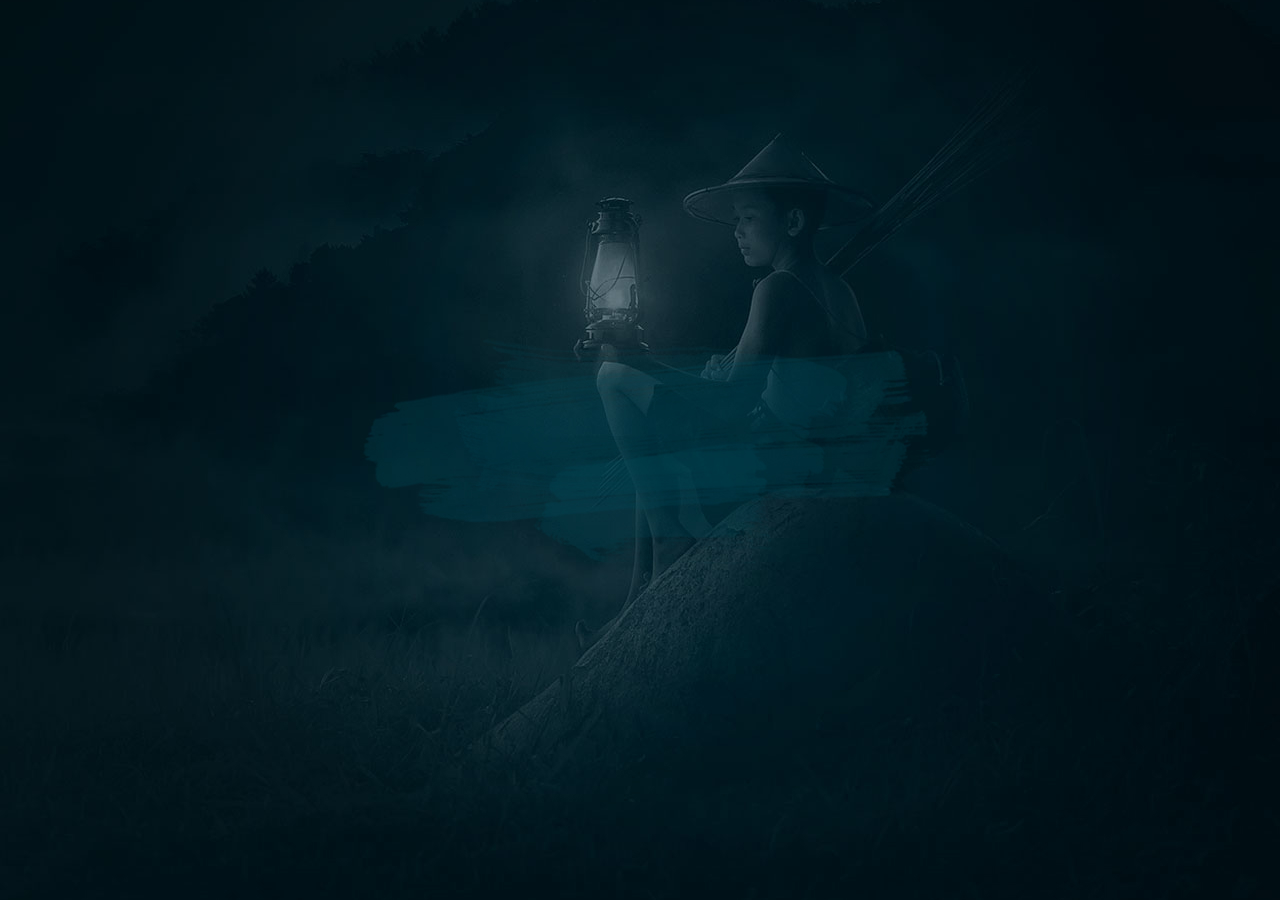
<file: index.html>
<!DOCTYPE html>
<html lang="ru">

<head>
  <meta charset="UTF-8" />
  <meta name="viewport" content="width=device-width, initial-scale=1.0" />
  <title>Air Asia. Авиакампания</title>
  <link rel="preconnect" href="https://fonts.googleapis.com" />
  <link rel="preconnect" href="https://fonts.gstatic.com" crossorigin />
  <link href="https://fonts.googleapis.com/css2?family=Open+Sans:wght@300;400;500;700&display=swap" rel="stylesheet" />
  <link rel="stylesheet" href="./style/normalize.css" />
  <link rel="stylesheet" href="./style/main.css" />
</head>

<body>
  <div class="welcome">
    <div class="welcome__container">
        <div class="welcome__content">
          <img src="./img/logo_hello.png" alt="airasia logo" class="welcome__logo">
          <span class="welcome__text">Открой для себя Азию</span>
          <a href="./main.html" class="button welcome__button">Войти</a>

      </div>
    </div>
  </div>
</body>

</html>
</file>
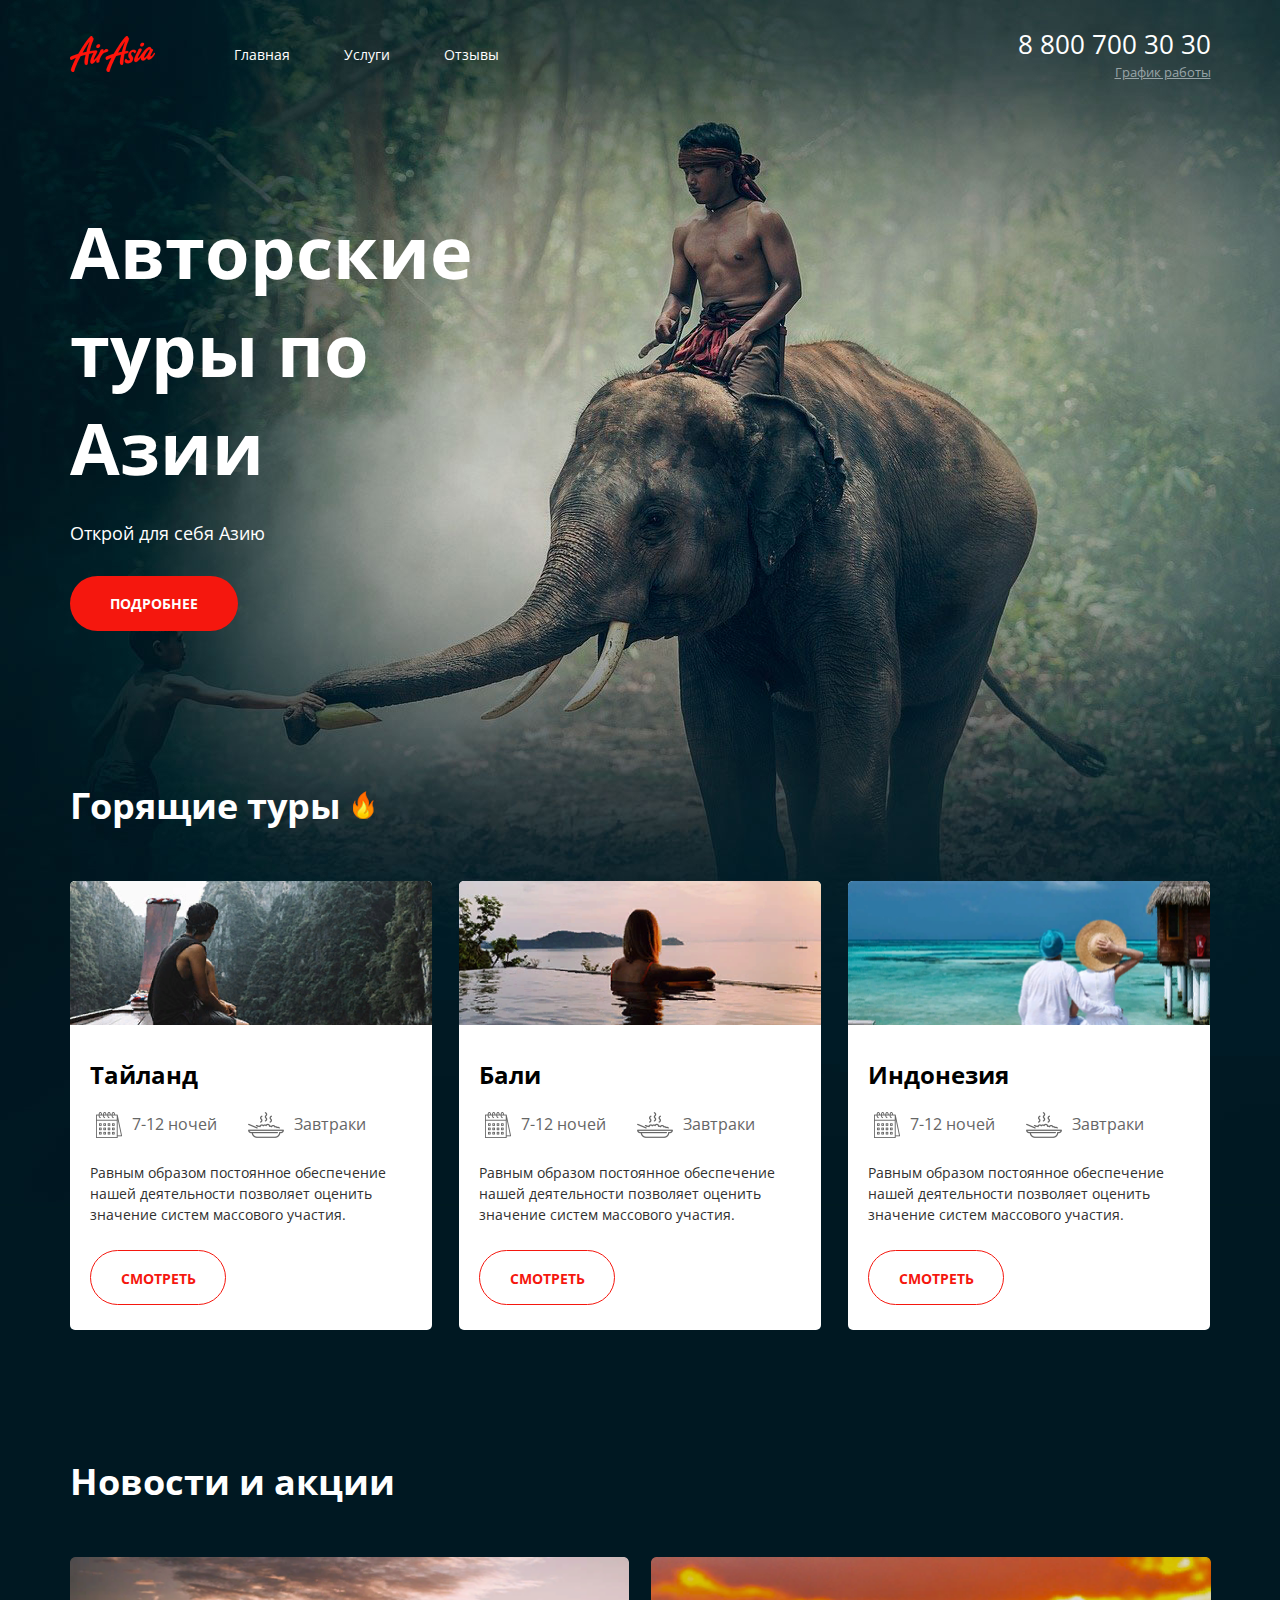
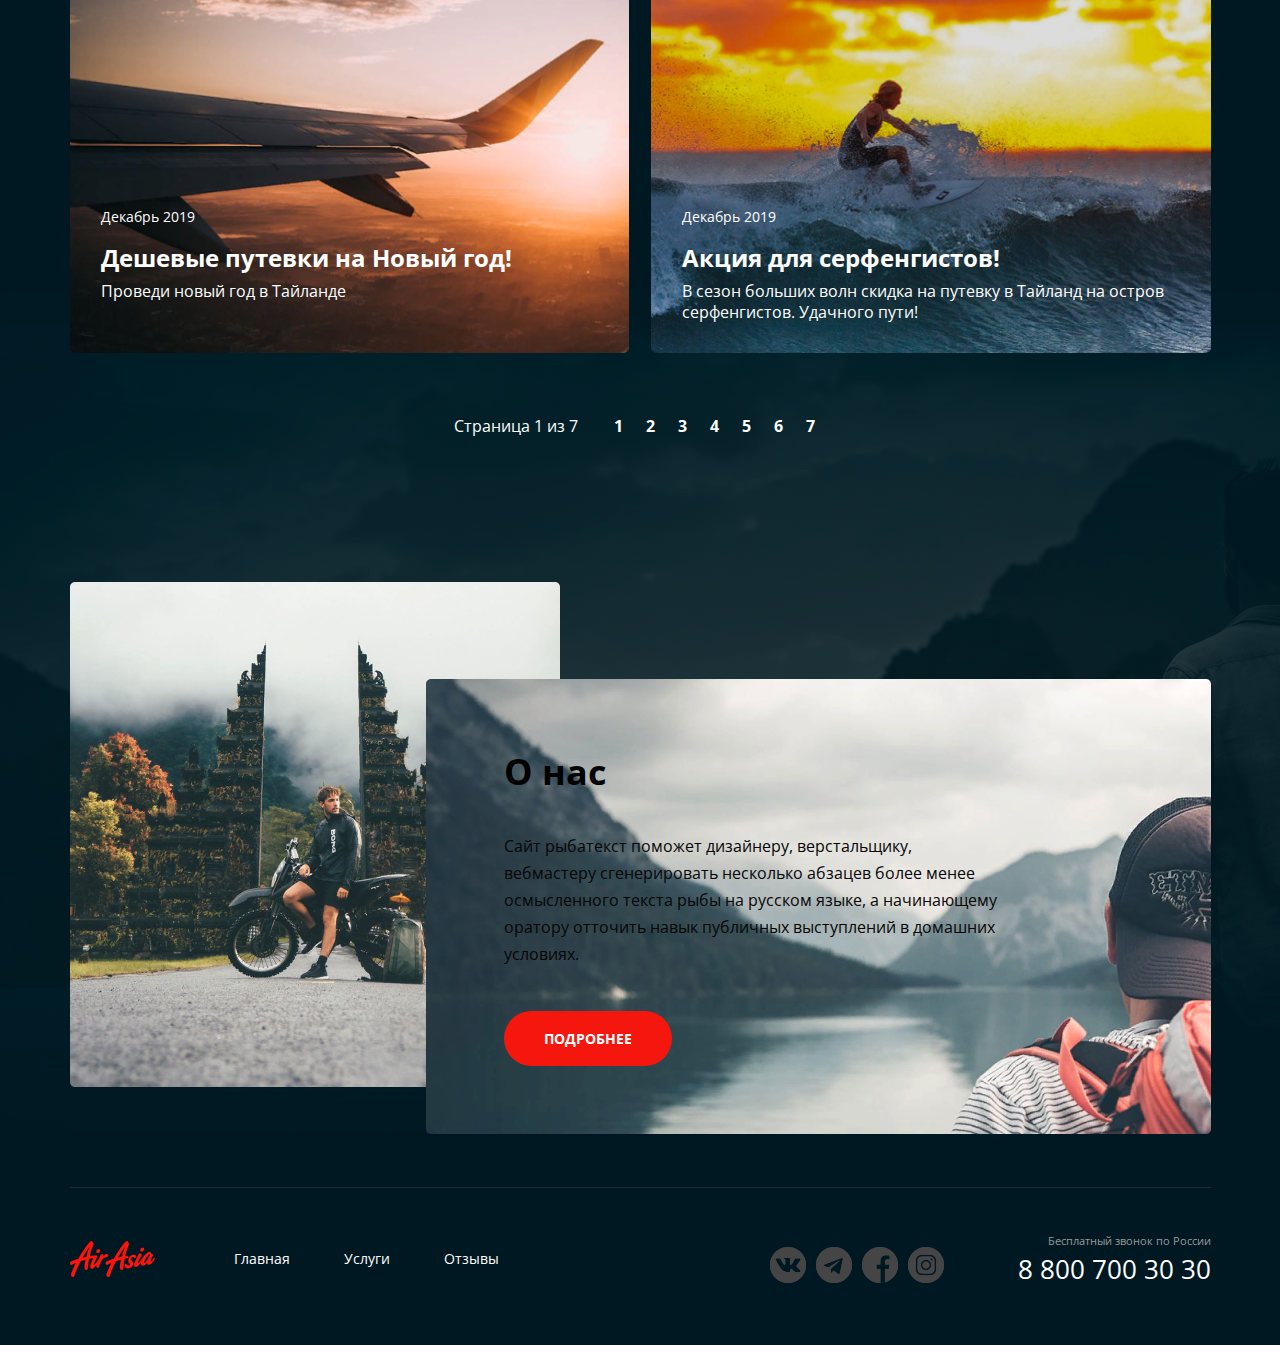
<file: draft.html>
<!DOCTYPE html>
<html lang="ru">

<head>
    <meta charset="UTF-8" />
    <meta name="viewport" content="width=device-width, initial-scale=1.0" />
    <title>Air Asia. Авиакампания</title>
    <link rel="preconnect" href="https://fonts.googleapis.com" />
    <link rel="preconnect" href="https://fonts.gstatic.com" crossorigin />
    <link href="https://fonts.googleapis.com/css2?family=Open+Sans:wght@300;400;500;700&display=swap"
        rel="stylesheet" />
    <link rel="stylesheet" href="./style/normalize.css" />
    <link rel="stylesheet" href="./style/main.css" />
</head>

<body>
    <div class="wrapper wrapper--main">
        <div class="wrapper__content">
            <header class="header">
                <div class="container header__container">
                    <div class="header__col">
                        <a href="./" class="logo">
                            <img src="./img/logo.png" alt="логотип" class="logo__img" />
                        </a>
                        <nav class="menu">
                            <ul class="menu__list">
                                <li class="menu__item">
                                    <a href="./" class="menu__link">Главная</a>
                                </li>
                                <li class="menu__item">
                                    <a href="./services.html" class="menu__link">Услуги</a>
                                </li>
                                <li class="menu__item">
                                    <a href="./reviews.html" class="menu__link">Отзывы</a>
                                </li>
                            </ul>
                        </nav>
                    </div>
                    <div class="header__col header__col--align--right">
                        <div class="contacts">
                            <a href="tel:+78007003030" class="contacts__phone">8 800 700 30 30</a>
                            <div class="contacts__info">График работы</div>
                        </div>
                    </div>
                </div>
            </header>
            <main class="maincontent">
                <section class="hello">
                    <div class="container hello__container">
                        <h1 class="hello__title">Авторские туры по Азии</h1>
                        <div class="hello__text">Открой для себя Азию</div>
                        <a href="#" class="button">Подробнее</a>
                    </div>
                </section>
                <section class="offers">
                    <div class="container">
                        <h2 class="title title--fire">Горящие туры</h2>
                        <ul class="offers__list">
                            <li class="offers__item">
                                <img src="./img/river.png" alt="Тайланд" class="offers__img" />
                                <div class="offers__content">
                                    <div class="offers__title">Тайланд</div>
                                    <ul class="offers__features">
                                        <li class="offers__feature">
                                            <img src="./img/calendar.png" alt="Календарь" class="offers__feature-img" />
                                            <div class="offers__feature-text">7-12 ночей</div>
                                        </li>
                                        <li class="offers__feature">
                                            <img src="./img/meal.png" alt="Завтраки"
                                                class="offers__feature-img offers__feature-img--meal" />
                                            <div class="offers__feature-text">Завтраки</div>
                                        </li>
                                    </ul>
                                    <div class="offers__text">
                                        Равным образом постоянное обеспечение нашей деятельности
                                        позволяет оценить значение систем массового участия.
                                    </div>
                                    <a href="#" class="button button--offers">Смотреть</a>
                                </div>
                            </li>
                            <li class="offers__item">
                                <img src="./img/pool.png" alt="Бали" class="offers__img" />
                                <div class="offers__content">
                                    <div class="offers__title">Бали</div>
                                    <ul class="offers__features">
                                        <li class="offers__feature">
                                            <img src="./img/calendar.png" alt="Календарь" class="offers__feature-img" />
                                            <div class="offers__feature-text">7-12 ночей</div>
                                        </li>
                                        <li class="offers__feature">
                                            <img src="./img/meal.png" alt="Завтраки"
                                                class="offers__feature-img offers__feature-img--meal" />
                                            <div class="offers__feature-text">Завтраки</div>
                                        </li>
                                    </ul>
                                    <div class="offers__text">
                                        Равным образом постоянное обеспечение нашей деятельности
                                        позволяет оценить значение систем массового участия.
                                    </div>
                                    <a href="#" class="button button--offers">Смотреть</a>
                                </div>
                            </li>
                            <li class="offers__item">
                                <img src="./img/ocean.png" alt="Индонезия" class="offers__img" />
                                <div class="offers__content">
                                    <div class="offers__title">Индонезия</div>
                                    <ul class="offers__features">
                                        <li class="offers__feature">
                                            <img src="./img/calendar.png" alt="Календарь" class="offers__feature-img" />
                                            <div class="offers__feature-text">7-12 ночей</div>
                                        </li>
                                        <li class="offers__feature">
                                            <img src="./img/meal.png" alt="Завтраки"
                                                class="offers__feature-img offers__feature-img--meal" />
                                            <div class="offers__feature-text">Завтраки</div>
                                        </li>
                                    </ul>
                                    <div class="offers__text">
                                        Равным образом постоянное обеспечение нашей деятельности
                                        позволяет оценить значение систем массового участия.
                                    </div>
                                    <a href="#" class="button button--offers">Смотреть</a>
                                </div>
                            </li>
                        </ul>
                    </div>
                </section>
                <section class="news">
                    <div class="container">
                        <h2 class="title">Новости и акции</h2>
                        <ul class="news__list">
                            <li class="news__item">
                                <img src="./img/plain.png" alt="Дешевые путевки на Новый год" class="news__img" />
                                <div class="news__content">
                                    <div class="news__date">Декабрь 2019</div>
                                    <div class="news__title">Дешевые путевки на Новый год!</div>
                                    <div class="news__text">Проведи новый год в Тайланде</div>
                                </div>
                            </li>
                            <li class="news__item">
                                <img src="./img/Surfer.png" alt="Акция для серфенгистов" class="news__img" />
                                <div class="news__content">
                                    <div class="news__date">Декабрь 2019</div>
                                    <div class="news__title">Акция для серфенгистов!</div>
                                    <div class="news__text">
                                        В сезон больших волн скидка на путевку в Тайланд на остров
                                        серфенгистов. Удачного пути!
                                    </div>
                                </div>
                            </li>
                        </ul>
                        <div class="paginator">
                            <div class="paginator__display">Страница 1 из 7</div>
                            <ul class="paginator__list">
                                <li class="paginator__item paginator__item--active">
                                    <a href="#" class="paginator__link">1</a>
                                </li>
                                <li class="paginator__item">
                                    <a href="#" class="paginator__link">2</a>
                                </li>
                                <li class="paginator__item">
                                    <a href="#" class="paginator__link">3</a>
                                </li>
                                <li class="paginator__item">
                                    <a href="#" class="paginator__link">4</a>
                                </li>
                                <li class="paginator__item">
                                    <a href="#" class="paginator__link">5</a>
                                </li>
                                <li class="paginator__item">
                                    <a href="#" class="paginator__link">6</a>
                                </li>
                                <li class="paginator__item">
                                    <a href="#" class="paginator__link">7</a>
                                </li>
                            </ul>
                        </div>
                    </div>
                </section>
                <section class="about">
                    <div class="container about__container">
                        <img src="./img/gates.png" alt="О нас" class="about__img" />
                        <div class="about__info">
                            <h2 class="title title--dark">О нас</h2>
                            <p class="about__text">
                                Сайт рыбатекст поможет дизайнеру, верстальщику, вебмастеру
                                сгенерировать несколько абзацев более менее осмысленного
                                текста рыбы на русском языке, а начинающему оратору отточить
                                навык публичных выступлений в домашних условиях.
                            </p>
                            <a href="#" class="button">Подробнее</a>
                        </div>
                    </div>
                </section>
            </main>
        </div>
        <div class="footer">
            <div class="container footer-container">
                <div class="footer__col">
                    <a href="./" class="logo">
                        <img src="./img/logo.png" alt="Логотип" class="logo__img" />
                    </a>
                    <nav class="menu menu--footer">
                        <ul class="menu__list">
                            <li class="menu__item">
                                <a href="./" class="menu__link">Главная</a>
                            </li>
                            <li class="menu__item">
                                <a href="./services.html" class="menu__link">Услуги</a>
                            </li>
                            <li class="menu__item">
                                <a href="./reviews.html" class="menu__link">Отзывы</a>
                            </li>
                        </ul>
                    </nav>
                </div>
                <div class="footer__col footer__col--align--right">
                    <ul class="socials">
                        <li class="socials__item">
                            <a href="#" class="socials__link socials__link-vk"> </a>
                        </li>
                        <li class="socials__item">
                            <a href="#" class="socials__link socials__link-tg"> </a>
                        </li>
                        <li class="socials__item ">
                            <a href="#" class="socials__link socials__link-fb"> </a>
                        </li>
                        <li class="socials__item">
                            <a href="#" class="socials__link socials__link-inst"> </a>
                        </li>
                    </ul>
                    <div class="contacts">
                        <div class="contacts__freecall">Бесплатный звонок по России</div>
                        <a href="tel:+78007003030" class="contacts__phone">8 800 700 30 30</a>
                    </div>
                </div>
            </div>
        </div>
    </div>
</body>

</html>
</file>
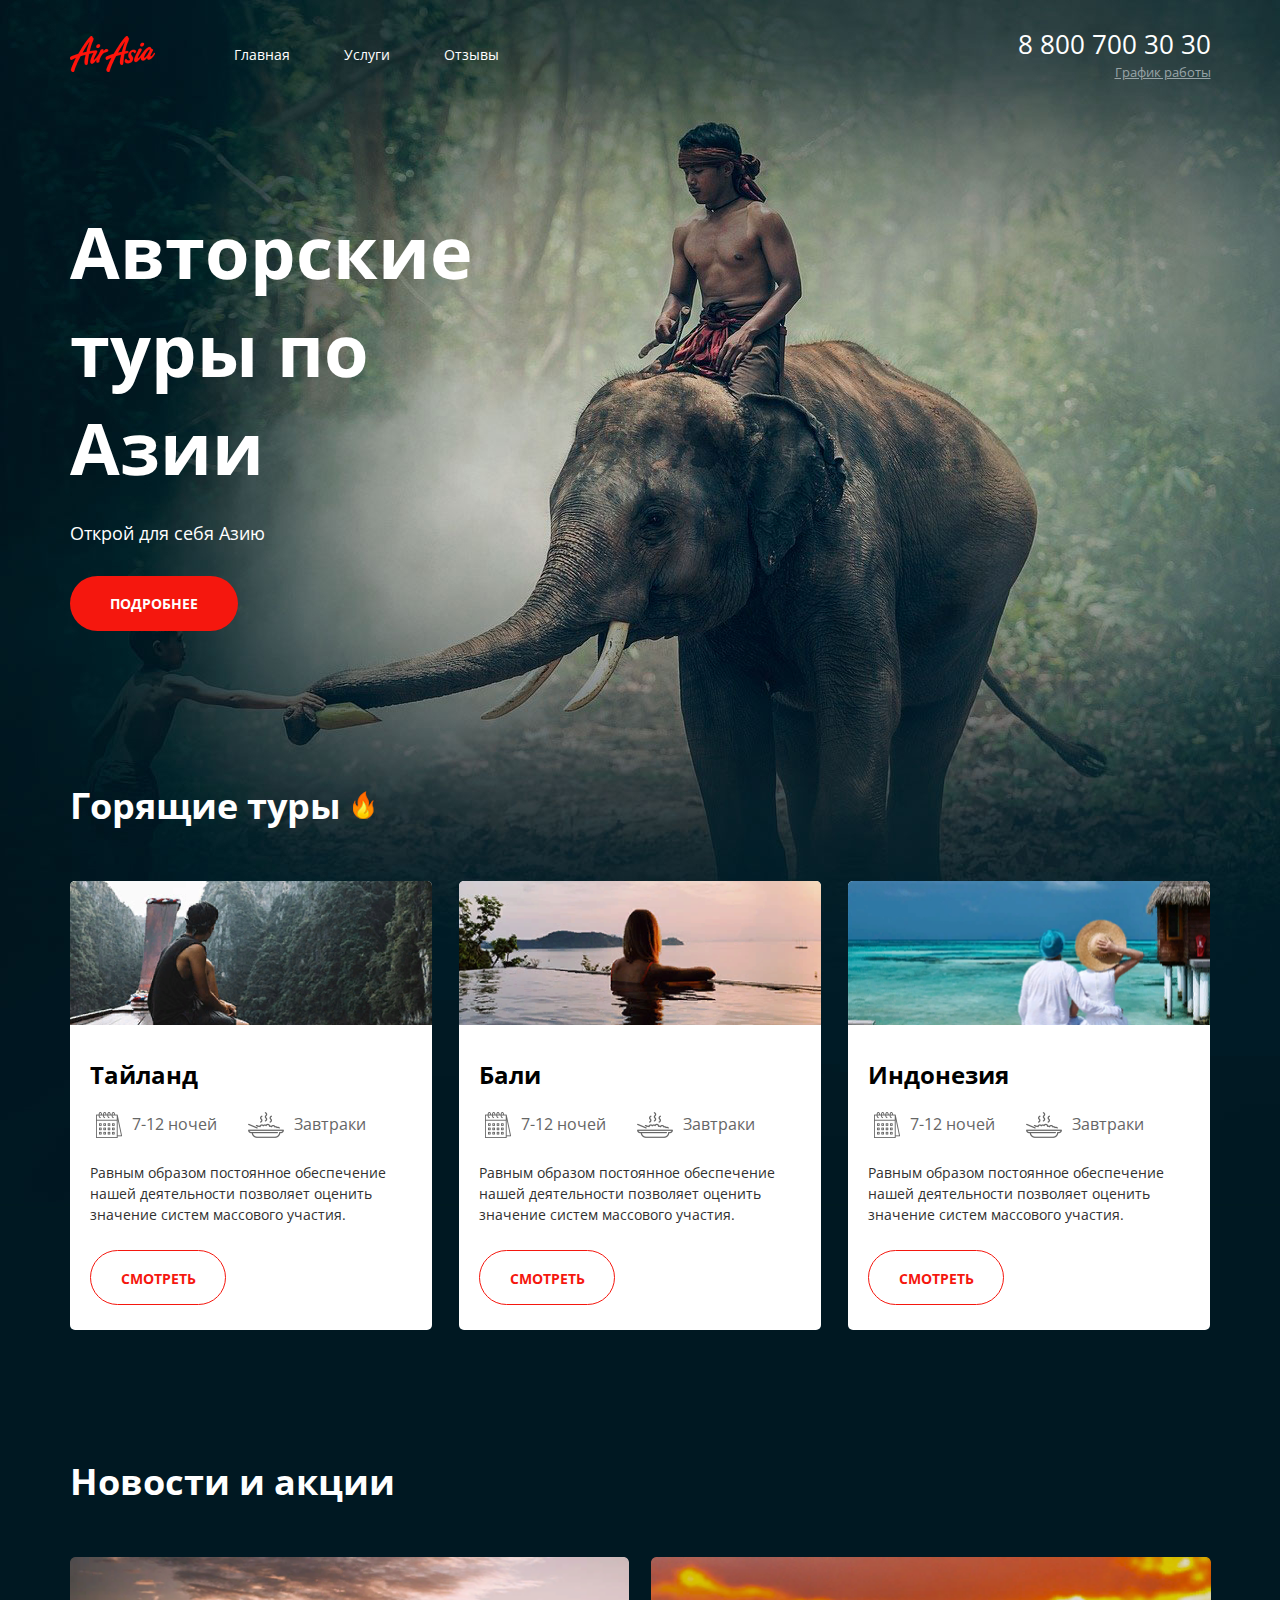
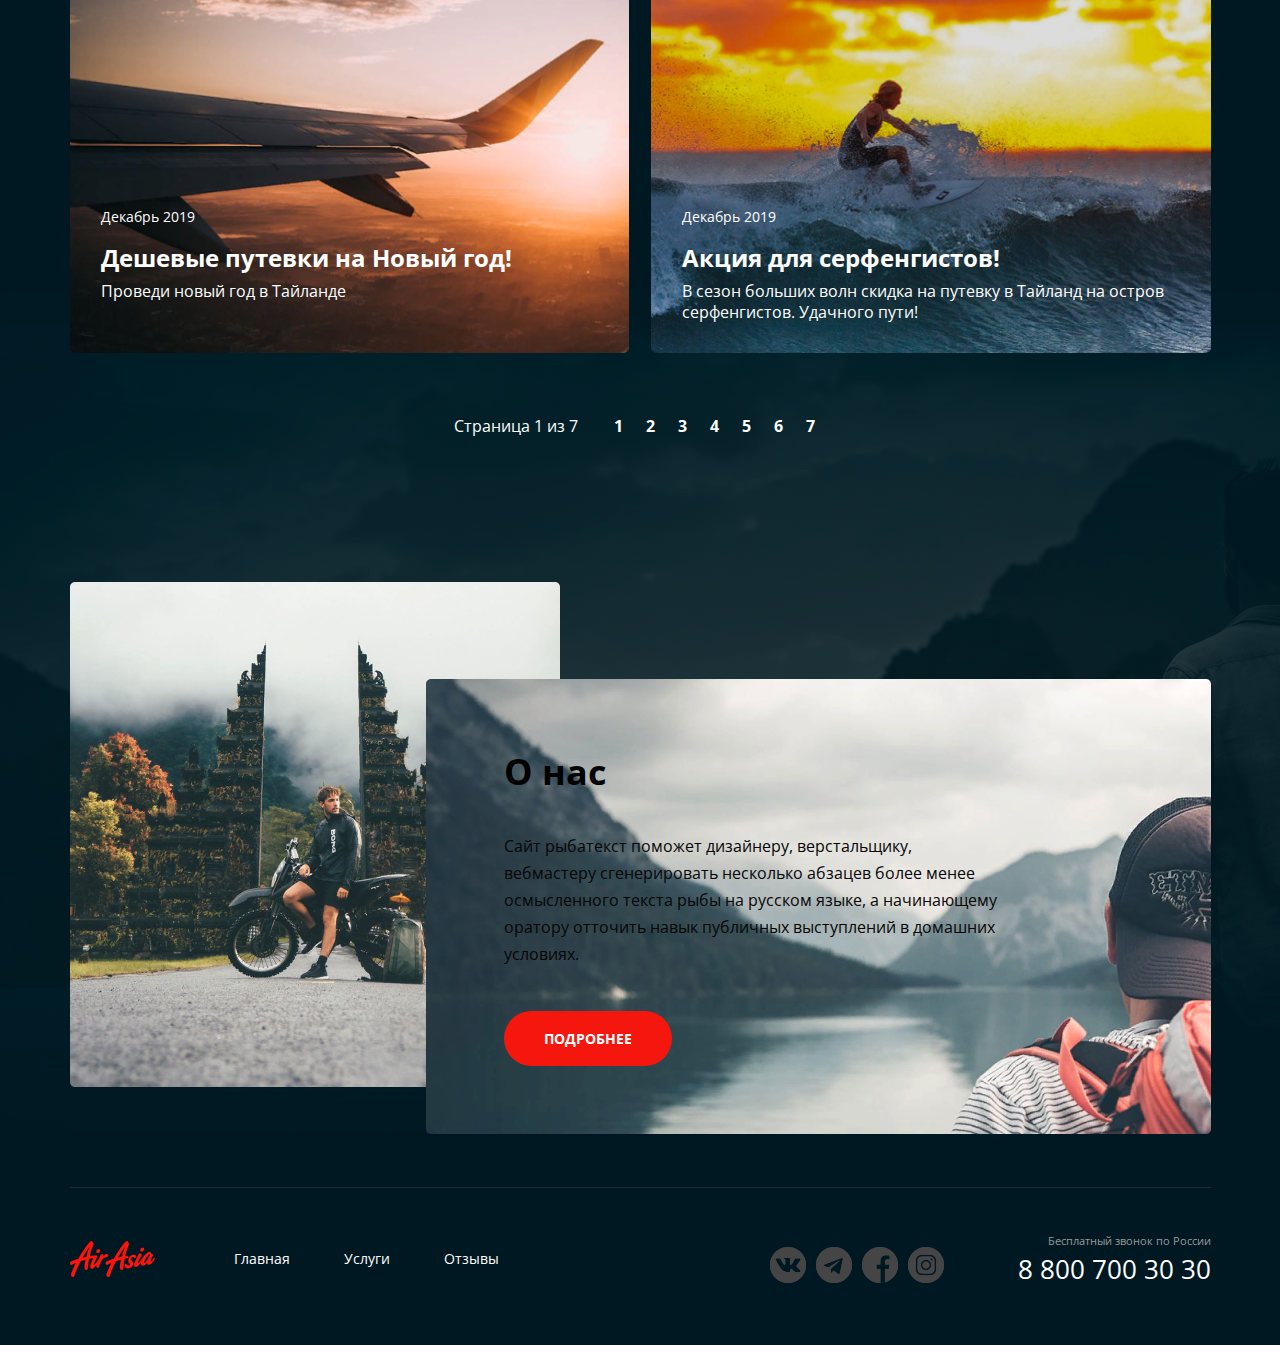
<file: main.html>
<!DOCTYPE html>
<html lang="ru">

<head>
  <meta charset="UTF-8" />
  <meta name="viewport" content="width=device-width, initial-scale=1.0" />
  <title>Air Asia. Авиакампания</title>
  <link rel="preconnect" href="https://fonts.googleapis.com" />
  <link rel="preconnect" href="https://fonts.gstatic.com" crossorigin />
  <link href="https://fonts.googleapis.com/css2?family=Open+Sans:wght@300;400;500;700&display=swap" rel="stylesheet" />
  <link rel="stylesheet" href="./style/normalize.css" />
  <link rel="stylesheet" href="./style/main.css" />
</head>

<body>
  <div class="wrapper wrapper--main">
    <div class="wrapper__content">
      <header class="header">
        <div class="container header__container">
          <div class="header__col">
            <a href="./main.html" class="logo">
              <img src="./img/logo.png" alt="логотип" class="logo__img" />
            </a>
            <nav class="menu">
              <ul class="menu__list">
                <li class="menu__item">
                  <a href="./main.html" class="menu__link">Главная</a>
                </li>
                <li class="menu__item">
                  <a href="./services.html" class="menu__link">Услуги</a>
                </li>
                <li class="menu__item">
                  <a href="./reviews.html" class="menu__link">Отзывы</a>
                </li>
              </ul>
            </nav>
          </div>
          <div class="header__col header__col--align--right">
            <div class="contacts">
              <a href="tel:+78007003030" class="contacts__phone">8 800 700 30 30</a>
              <div class="contacts__info contacts__info-dropdown">
                <div class="contacts__info-schedule">График работы</div>
                <div class="dropdown__workhours">
                  <div class="dropdown__workhours-triangle"></div>
                  <span class="workhours">пн-вс: 09:00 - 20:00</span>
                  <span class="breakhours">Обед: 14:00-14:30</span>
                </div>
              </div>
            </div>
          </div>
        </div>
      </header>
      <main class="maincontent">
        <section class="hello">
          <div class="container hello__container">
            <h1 class="hello__title">Авторские туры по Азии</h1>
            <div class="hello__text">Открой для себя Азию</div>
            <a href="#" class="button">Подробнее</a>
          </div>
        </section>
        <section class="offers">
          <div class="container">
            <h2 class="title title--fire">Горящие туры</h2>
            <ul class="offers__list">
              <li class="offers__item">
                <img src="./img/river.png" alt="Тайланд" class="offers__img" />
                <div class="offers__content">
                  <div class="offers__title">Тайланд</div>
                  <ul class="offers__features">
                    <li class="offers__feature">
                      <img src="./img/calendar.png" alt="Календарь" class="offers__feature-img" />
                      <div class="offers__feature-text">7-12 ночей</div>
                    </li>
                    <li class="offers__feature">
                      <img src="./img/meal.png" alt="Завтраки" class="offers__feature-img offers__feature-img--meal" />
                      <div class="offers__feature-text">Завтраки</div>
                    </li>
                  </ul>
                  <div class="offers__text">
                    Равным образом постоянное обеспечение нашей деятельности
                    позволяет оценить значение систем массового участия.
                  </div>
                  <a href="#" class="button button--offers">Смотреть</a>
                </div>
              </li>
              <li class="offers__item">
                <img src="./img/pool.png" alt="Бали" class="offers__img" />
                <div class="offers__content">
                  <div class="offers__title">Бали</div>
                  <ul class="offers__features">
                    <li class="offers__feature">
                      <img src="./img/calendar.png" alt="Календарь" class="offers__feature-img" />
                      <div class="offers__feature-text">7-12 ночей</div>
                    </li>
                    <li class="offers__feature">
                      <img src="./img/meal.png" alt="Завтраки" class="offers__feature-img offers__feature-img--meal" />
                      <div class="offers__feature-text">Завтраки</div>
                    </li>
                  </ul>
                  <div class="offers__text">
                    Равным образом постоянное обеспечение нашей деятельности
                    позволяет оценить значение систем массового участия.
                  </div>
                  <a href="#" class="button button--offers">Смотреть</a>
                </div>
              </li>
              <li class="offers__item">
                <img src="./img/ocean.png" alt="Индонезия" class="offers__img" />
                <div class="offers__content">
                  <div class="offers__title">Индонезия</div>
                  <ul class="offers__features">
                    <li class="offers__feature">
                      <img src="./img/calendar.png" alt="Календарь" class="offers__feature-img" />
                      <div class="offers__feature-text">7-12 ночей</div>
                    </li>
                    <li class="offers__feature">
                      <img src="./img/meal.png" alt="Завтраки" class="offers__feature-img offers__feature-img--meal" />
                      <div class="offers__feature-text">Завтраки</div>
                    </li>
                  </ul>
                  <div class="offers__text">
                    Равным образом постоянное обеспечение нашей деятельности
                    позволяет оценить значение систем массового участия.
                  </div>
                  <a href="#" class="button button--offers">Смотреть</a>
                </div>
              </li>
            </ul>
          </div>
        </section>
        <section class="news">
          <div class="container">
            <h2 class="title">Новости и акции</h2>
            <ul class="news__list">
              <li class="news__item">
                <img src="./img/plain.png" alt="Дешевые путевки на Новый год" class="news__img" />
                <div class="news__content">
                  <div class="news__date">Декабрь 2019</div>
                  <div class="news__title">Дешевые путевки на Новый год!</div>
                  <div class="news__text">Проведи новый год в Тайланде</div>
                </div>
              </li>
              <li class="news__item">
                <img src="./img/Surfer.png" alt="Акция для серфенгистов" class="news__img" />
                <div class="news__content">
                  <div class="news__date">Декабрь 2019</div>
                  <div class="news__title">Акция для серфенгистов!</div>
                  <div class="news__text">
                    В сезон больших волн скидка на путевку в Тайланд на остров
                    серфенгистов. Удачного пути!
                  </div>
                </div>
              </li>
            </ul>
            <div class="paginator">
              <div class="paginator__display">Страница 1 из 7</div>
              <ul class="paginator__list">
                <li class="paginator__item">
                  <a href="#" class="paginator__link">1</a>
                </li>
                <li class="paginator__item">
                  <a href="#" class="paginator__link">2</a>
                </li>
                <li class="paginator__item">
                  <a href="#" class="paginator__link">3</a>
                </li>
                <li class="paginator__item">
                  <a href="#" class="paginator__link">4</a>
                </li>
                <li class="paginator__item">
                  <a href="#" class="paginator__link">5</a>
                </li>
                <li class="paginator__item">
                  <a href="#" class="paginator__link">6</a>
                </li>
                <li class="paginator__item">
                  <a href="#" class="paginator__link">7</a>
                </li>
              </ul>
            </div>
          </div>
        </section>
        <section class="about">
          <div class="container about__container">
            <img src="./img/gates.png" alt="О нас" class="about__img" />
            <div class="about__info">
              <h2 class="title title--dark">О нас</h2>
              <p class="about__text">
                Сайт рыбатекст поможет дизайнеру, верстальщику, вебмастеру
                сгенерировать несколько абзацев более менее осмысленного
                текста рыбы на русском языке, а начинающему оратору отточить
                навык публичных выступлений в домашних условиях.
              </p>
              <a href="#" class="button">Подробнее</a>
            </div>
          </div>
        </section>
      </main>
    </div>
    <div class="footer">
      <div class="container footer-container">
        <div class="footer__col">
          <a href="./main.html" class="logo">
            <img src="./img/logo.png" alt="Логотип" class="logo__img" />
          </a>
          <nav class="menu menu--footer">
            <ul class="menu__list">
              <li class="menu__item">
                <a href="./main.html" class="menu__link">Главная</a>
              </li>
              <li class="menu__item">
                <a href="./services.html" class="menu__link">Услуги</a>
              </li>
              <li class="menu__item">
                <a href="./reviews.html" class="menu__link">Отзывы</a>
              </li>
            </ul>
          </nav>
        </div>
        <div class="footer__col footer__col--align--right">
          <ul class="socials">
            <li class="socials__item">
              <a href="#" class="socials__link socials__link-vk"> </a>
            </li>
            <li class="socials__item">
              <a href="#" class="socials__link socials__link-tg"> </a>
            </li>
            <li class="socials__item ">
              <a href="#" class="socials__link socials__link-fb"> </a>
            </li>
            <li class="socials__item">
              <a href="#" class="socials__link socials__link-inst"> </a>
            </li>
          </ul>
          <div class="contacts">
            <div class="contacts__freecall">Бесплатный звонок по России</div>
            <a href="tel:+78007003030" class="contacts__phone">8 800 700 30 30</a>
          </div>
        </div>
      </div>
    </div>
  </div>
</body>

</html>
</file>
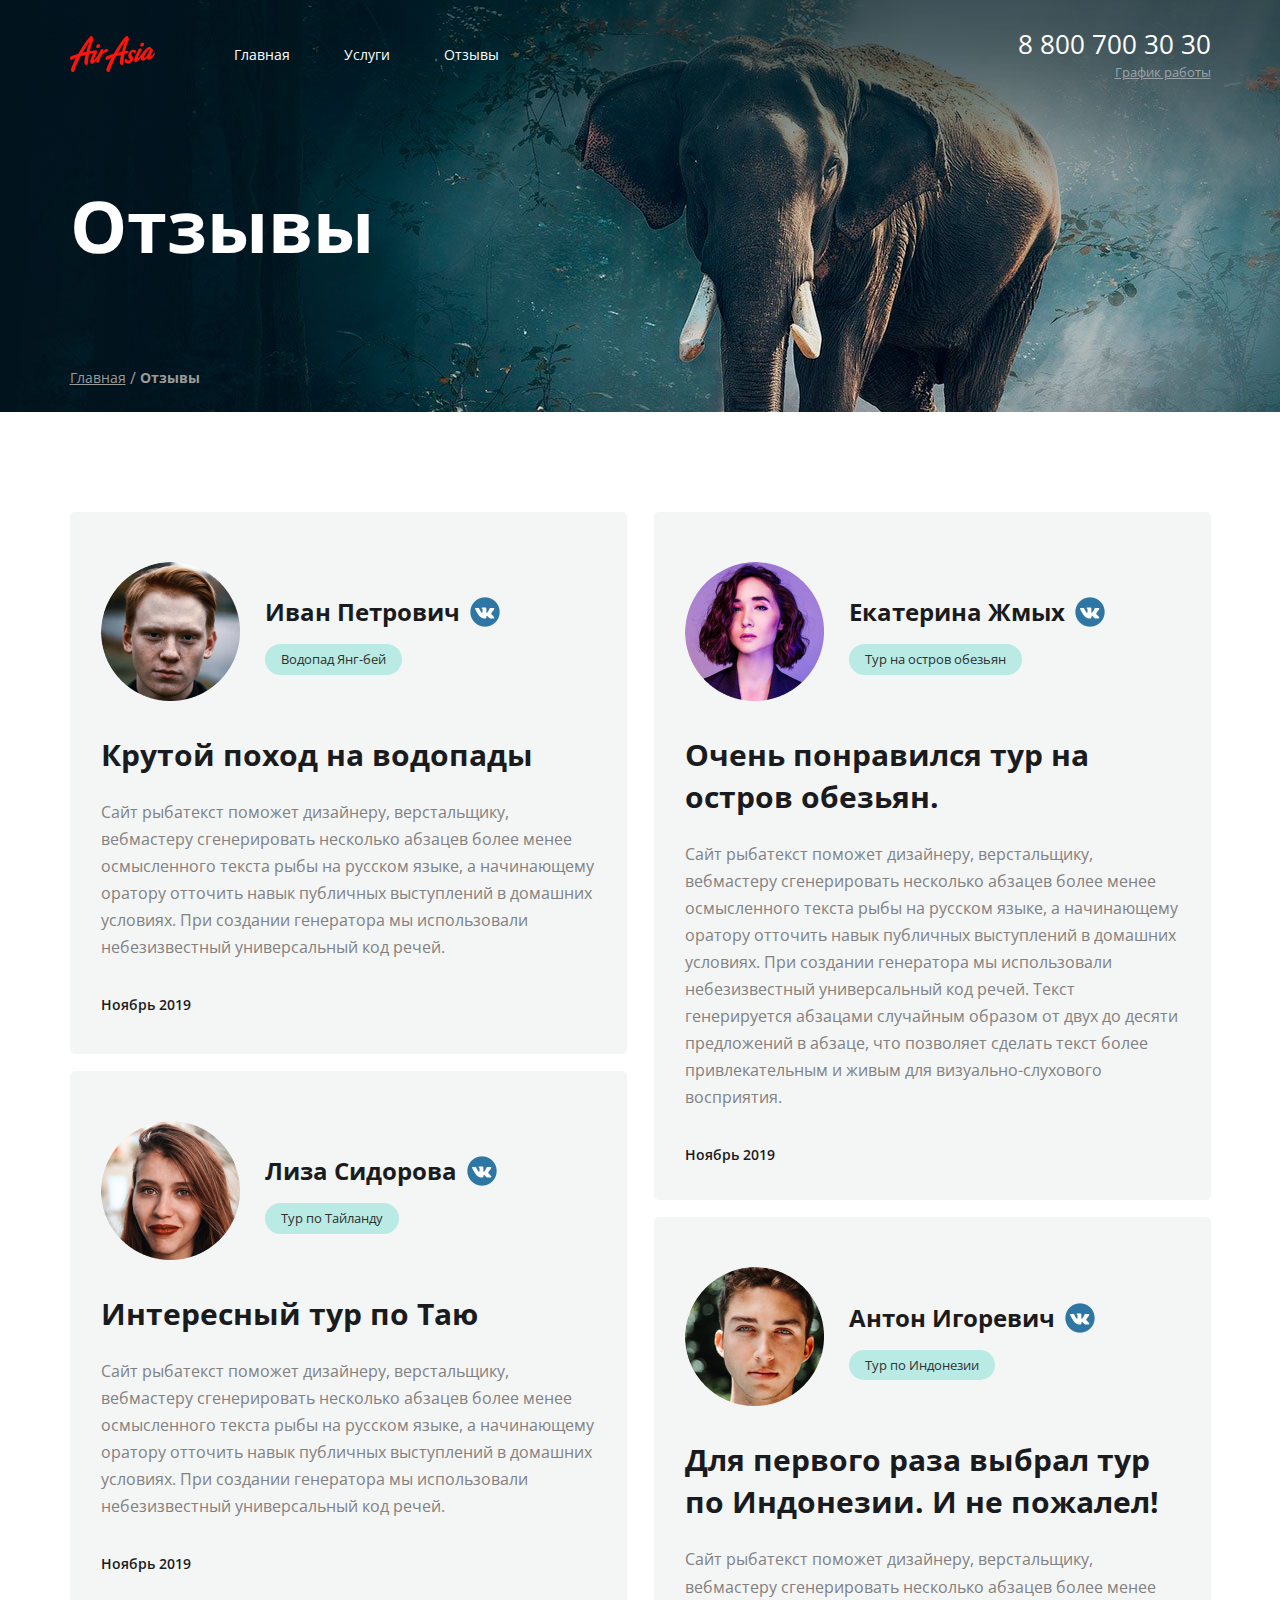
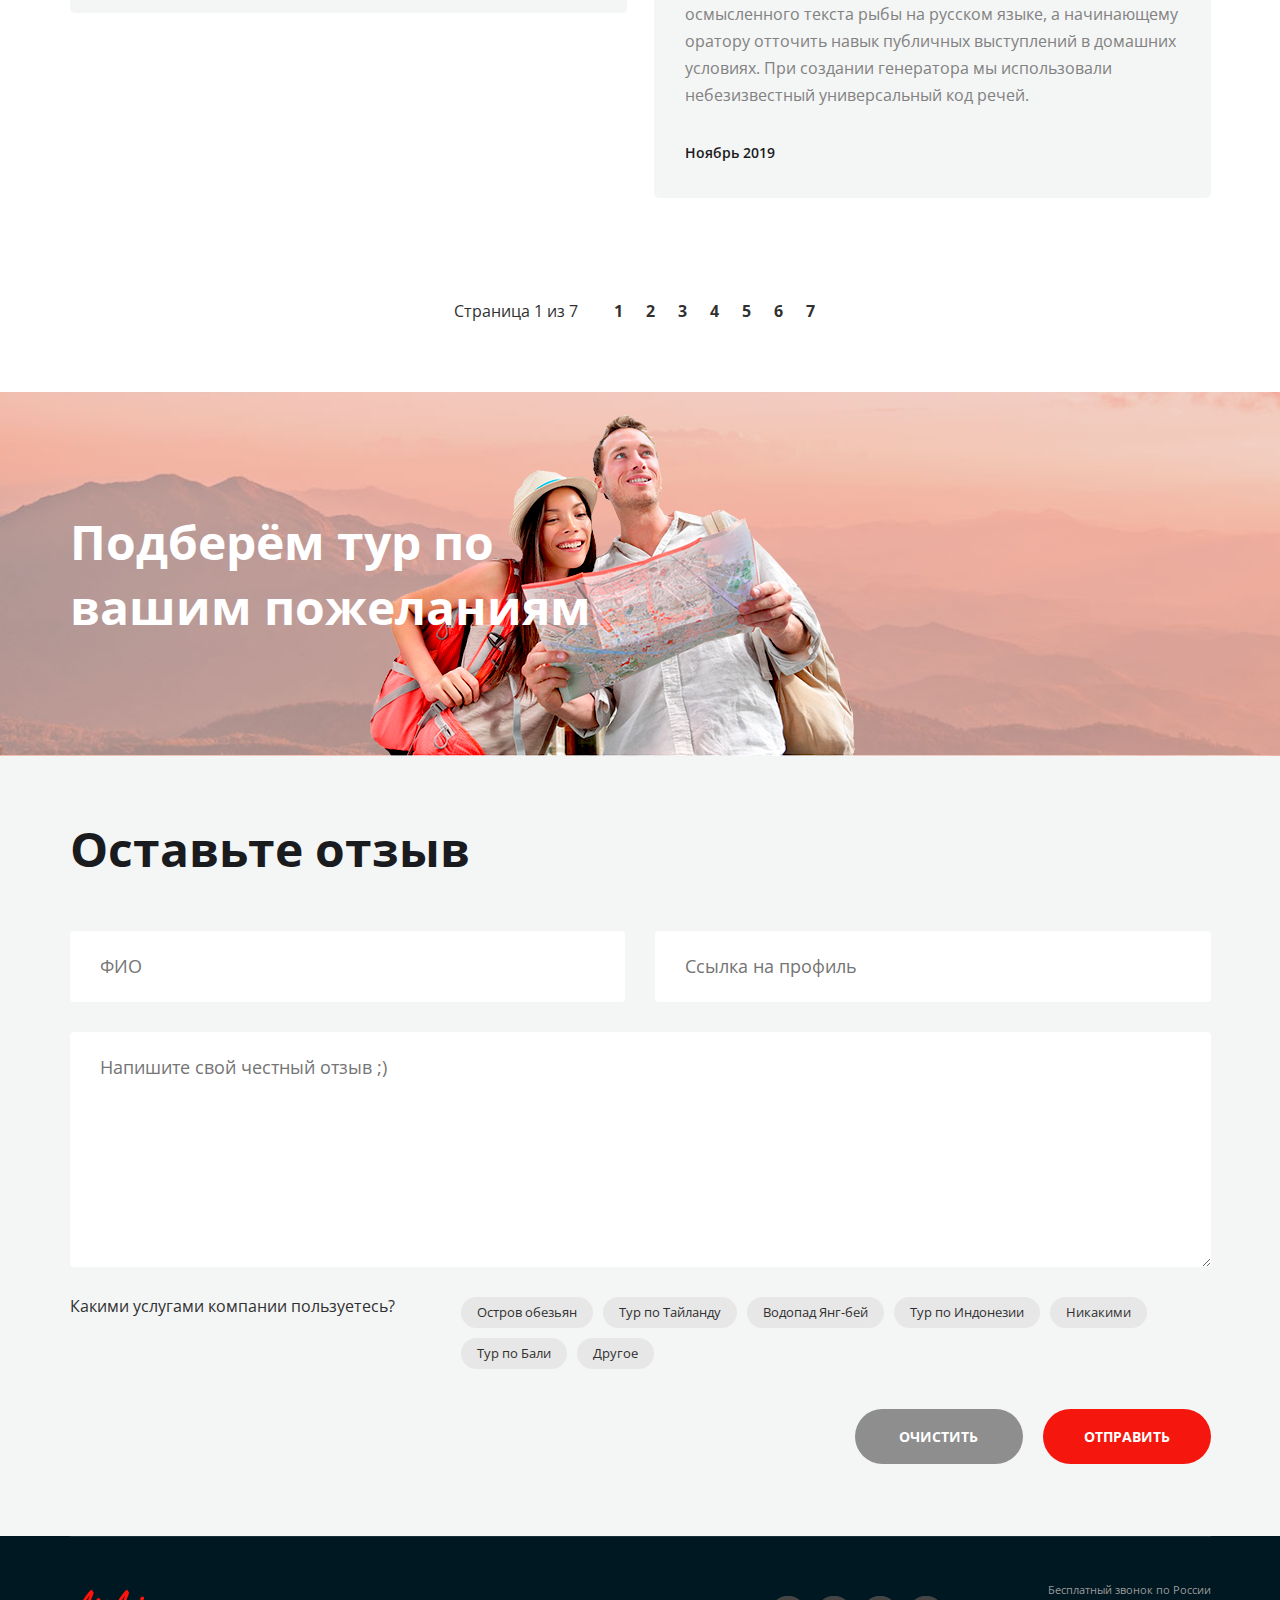
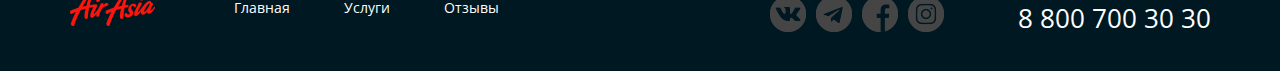
<file: reviews.html>
<!DOCTYPE html>
<html lang="ru">

<head>
  <meta charset="UTF-8" />
  <meta name="viewport" content="width=device-width, initial-scale=1.0" />
  <title>Air Asia. Отзывы</title>
  <link rel="preconnect" href="https://fonts.googleapis.com" />
  <link rel="preconnect" href="https://fonts.gstatic.com" crossorigin />
  <link rel="stylesheet" href="./style/main.css" />
  <link rel="stylesheet" href="./style/normalize.css" />
  <link href="https://fonts.googleapis.com/css2?family=Open+Sans:wght@300;400;500;700&display=swap" rel="stylesheet" />
</head>

<body>
  <div class="wrapper wrapper__content--pages">
    <section class="top-line">
      <div class="container container--top-line">
        <header class="header header__top-line">
          <div class="container header__container">
            <div class="header__col">
              <a href="./main.html" class="logo">
                <img src="./img/logo.png" alt="логотип" class="logo__img" />
              </a>
              <nav class="menu">
                <ul class="menu__list">
                  <li class="menu__item">
                    <a href="./main.html" class="menu__link">Главная</a>
                  </li>
                  <li class="menu__item">
                    <a href="./services.html" class="menu__link">Услуги</a>
                  </li>
                  <li class="menu__item">
                    <a href="./reviews.html" class="menu__link">Отзывы</a>
                  </li>
                </ul>
              </nav>
            </div>
            <div class="header__col header__col--align--right">
              <div class="contacts">
                <a href="tel:+78007003030" class="contacts__phone">8 800 700 30 30</a>
                <div class="contacts__info contacts__info-dropdown">
                  <div class="contacts__info-schedule">График работы</div>
                  <div class="dropdown__workhours">
                    <div class="dropdown__workhours-triangle"></div>
                    <span class="workhours">пн-вс: 09:00 - 20:00</span>
                    <span class="breakhours">Обед: 14:00-14:30</span>
                  </div>
                </div>
              </div>
            </div>
          </div>
        </header>
        <h1 class="pages__title">Отзывы</h1>
        <nav class="breadcrumbs">
          <ul class="breadcrumbs__list">
            <li class="breadcrumbs__item">
              <a href="./main.html" class="breadcrumbs__link">Главная</a>
            </li>
            <li class="breadcrumbs__item breadcrumbs__item--active">
              <a href="./reviews.html" class="breadcrumbs__link">Отзывы</a>
            </li>
          </ul>
        </nav>
      </div>
    </section>
    <main class="maincontent maincontent--pages">
      <section class="rewiews">
        <div class="container">
          <div class="flex">
            <ul class="reviews__list">
              <li class="reviews__item review">
                <div class="reviews__header">
                  <div class="reviews__photo">
                    <div class="avatar">
                      <img src="./img/ivan.png" alt="user" class="avatar__img">
                    </div>
                  </div>
                  <div class="reviews__userdata">
                    <a href="" class="reviews_user">Иван Петрович</a>
                    <ul class="reviews__tags">
                      <li class="reviews__tag-item tag tag--bg--blue">Водопад Янг-бей</li>
                    </ul>
                  </div>
                </div>
                <div class="reviews__content">
                  <h3 class="reviews__title">Крутой поход на водопады</h3>
                  <div class="reviews__content-text">Сайт рыбатекст поможет дизайнеру, верстальщику, вебмастеру
                    сгенерировать несколько абзацев более менее осмысленного текста рыбы на русском языке, а начинающему
                    оратору отточить навык публичных выступлений в домашних условиях. При создании генератора мы
                    использовали небезизвестный универсальный код речей.
                  </div>
                  <div class="reviews__date">Ноябрь 2019</div>
                </div>
              </li>
              <li class="reviews__item review">
                <div class="reviews__header">
                  <div class="reviews__photo">
                    <div class="avatar">
                      <img src="./img/liza.png" alt="user" class="avatar__img">
                    </div>
                  </div>
                  <div class="reviews__userdata">
                    <a href="" class="reviews_user">Лиза Сидорова</a>
                    <ul class="reviews__tags">
                      <li class="reviews__tag-item tag tag--bg--blue">Тур по Тайланду</li>
                    </ul>
                  </div>
                </div>
                <div class="reviews__content">
                  <h3 class="reviews__title">Интересный тур по Таю</h3>
                  <div class="reviews__content-text">Сайт рыбатекст поможет дизайнеру, верстальщику, вебмастеру
                    сгенерировать несколько абзацев более менее осмысленного текста рыбы на русском языке, а начинающему
                    оратору отточить навык публичных выступлений в домашних условиях. При создании генератора мы
                    использовали небезизвестный универсальный код речей. </div>
                  <div class="reviews__date">Ноябрь 2019</div>
                </div>
              </li>
            </ul>
            <ul class="reviews__list">
              <li class="reviews__item review">
                <div class="reviews__header">
                  <div class="reviews__photo">
                    <div class="avatar">
                      <img src="./img/ekaterina.png" alt="user" class="avatar__img">
                    </div>
                  </div>
                  <div class="reviews__userdata">
                    <a href="" class="reviews_user">Екатерина Жмых</a>
                    <ul class="reviews__tags">
                      <li class="reviews__tag-item tag tag--bg--blue">Тур на остров обезьян</li>
                    </ul>
                  </div>
                </div>
                <div class="reviews__content">
                  <h3 class="reviews__title">Очень понравился тур на остров обезьян.</h3>
                  <div class="reviews__content-text">Сайт рыбатекст поможет дизайнеру, верстальщику, вебмастеру
                    сгенерировать несколько абзацев более менее осмысленного текста рыбы на русском языке, а начинающему
                    оратору отточить навык публичных выступлений в домашних условиях. При создании генератора мы
                    использовали небезизвестный универсальный код речей. Текст генерируется абзацами случайным образом
                    от двух до десяти предложений в абзаце, что позволяет сделать текст более привлекательным и живым
                    для визуально-слухового восприятия.</div>
                  <div class="reviews__date">Ноябрь 2019</div>
                </div>
              </li>
              <li class="reviews__item review">
                <div class="reviews__header">
                  <div class="reviews__photo">
                    <div class="avatar">
                      <img src="./img/anton.png" alt="user" class="avatar__img">
                    </div>
                  </div>
                  <div class="reviews__userdata">
                    <a href="" class="reviews_user">Антон Игоревич</a>
                    <ul class="reviews__tags">
                      <li class="reviews__tag-item tag tag--bg--blue">Тур по Индонезии</li>
                    </ul>
                  </div>
                </div>
                <div class="reviews__content">
                  <h3 class="reviews__title">Для первого раза выбрал тур по Индонезии. И не пожалел!</h3>
                  <div class="reviews__content-text">Сайт рыбатекст поможет дизайнеру, верстальщику, вебмастеру
                    сгенерировать несколько абзацев более менее осмысленного текста рыбы на русском языке, а начинающему
                    оратору отточить навык публичных выступлений в домашних условиях. При создании генератора мы
                    использовали небезизвестный универсальный код речей.</div>
                  <div class="reviews__date">Ноябрь 2019</div>
                </div>
              </li>
            </ul>
          </div>
          <div class="paginator">
            <div class="paginator__display">Страница 1 из 7</div>
            <ul class="paginator__list">
              <li class="paginator__item paginator__item__pages">
                <a href="#" class="paginator__link">1</a>
              </li>
              <li class="paginator__item paginator__item__pages">
                <a href="#" class="paginator__link">2</a>
              </li>
              <li class="paginator__item paginator__item__pages">
                <a href="#" class="paginator__link">3</a>
              </li>
              <li class="paginator__item paginator__item__pages">
                <a href="#" class="paginator__link">4</a>
              </li>
              <li class="paginator__item paginator__item__pages">
                <a href="#" class="paginator__link">5</a>
              </li>
              <li class="paginator__item paginator__item__pages">
                <a href="#" class="paginator__link">6</a>
              </li>
              <li class="paginator__item paginator__item__pages">
                <a href="#" class="paginator__link">7</a>
              </li>
            </ul>
          </div>
      </section>
      <section class="banner">
        <div class="container">
        <h2 class="banner__title">Подберём тур по вашим пожеланиям</h2>
        <img src="./img/couple.png" alt="Couple" class="banner__img">
        </div>
      </section>
      <section class="review-form">
        <div class="container">
          <h2 class="review-form__title">Оставьте отзыв</h2>
          <form class="review-form">
            <div class="review-form__row">
              <input type="text" placeholder="ФИО" class="review-form__input">
              <input type="text" placeholder="Ссылка на профиль" class="review-form__input">
            </div>
            <div class="review-form__row">
              <textarea class="review-form__input review-form__input--textarea" placeholder="Напишите свой честный отзыв ;)"></textarea>
            </div>
            <div class="form__tags">
            <div class="form__tags-title">Какими услугами компании пользуетесь?</div>
            <ul class="form__tags-list">
              <li class="form__tags-item">
                <label class="form__tags-elem">
                  <input type="checkbox" class="form__tags-checkbox">
                <div class="tag  form__tags-tag">Остров обезьян</div>
              </label>
              </li>
              <li class="form__tags-item">
                <label class="form__tags-elem">
                  <input type="checkbox" class="form__tags-checkbox">
                <div class="tag form__tags-tag">Тур по Тайланду</div>
              </label>
              </li>
              <li class="form__tags-item">
                <label class="form__tags-elem">
                  <input type="checkbox" class="form__tags-checkbox">
                <div class="tag form__tags-tag">Водопад Янг-бей</div>
              </label>
              </li>
              <li class="form__tags-item">
                <label class="form__tags-elem">
                  <input type="checkbox" class="form__tags-checkbox">
                <div class="tag form__tags-tag">Тур по Индонезии</div>
              </label>
              </li>
              <li class="form__tags-item">
                <label class="form__tags-elem">
                  <input type="checkbox" class="form__tags-checkbox">
                <div class="tag form__tags-tag">Никакими</div>
              </label>
              </li>
              <li class="form__tags-item">
                <label class="form__tags-elem">
                  <input type="checkbox" class="form__tags-checkbox">
                <div class="tag form__tags-tag">Тур по Бали</div>
              </label>
              </li>
              <li class="form__tags-item">
                <label class="form__tags-elem">
                  <input type="checkbox" class="form__tags-checkbox">
                <div class="tag form__tags-tag">Другое</div>
              </label>
              </li>
            </ul>
          </div>
          <div class="review-form__btn">
            <button type="reset" class="button reviews__button reviews__button--grey">Очистить</button>
            <button type="submit" class="button reviews__button">Отправить</button>
          </div>
          </form>
        </div>
      </section>
    </main>
    <div class="footer footer--pages">
      <div class="container footer-container">
        <div class="footer__col">
          <a href="./main.html" class="logo">
            <img src="./img/logo.png" alt="Логотип" class="logo__img" />
          </a>
          <nav class="menu menu--footer">
            <ul class="menu__list">
              <li class="menu__item">
                <a href="./main.html" class="menu__link">Главная</a>
              </li>
              <li class="menu__item">
                <a href="./services.html" class="menu__link">Услуги</a>
              </li>
              <li class="menu__item">
                <a href="./reviews.html" class="menu__link">Отзывы</a>
              </li>
            </ul>
          </nav>
        </div>
        <div class="footer__col footer__col--align--right">
          <ul class="socials">
            <li class="socials__item">
              <a href="#" class="socials__link socials__link-vk"> </a>
            </li>
            <li class="socials__item">
              <a href="#" class="socials__link socials__link-tg"> </a>
            </li>
            <li class="socials__item ">
              <a href="#" class="socials__link socials__link-fb"> </a>
            </li>
            <li class="socials__item">
              <a href="#" class="socials__link socials__link-inst"> </a>
            </li>
          </ul>
          <div class="contacts">
            <div class="contacts__freecall">Бесплатный звонок по России</div>
            <a href="tel:+78007003030" class="contacts__phone">8 800 700 30 30</a>
          </div>
        </div>
      </div>
    </div>
  </div>
</body>

</html>
</file>
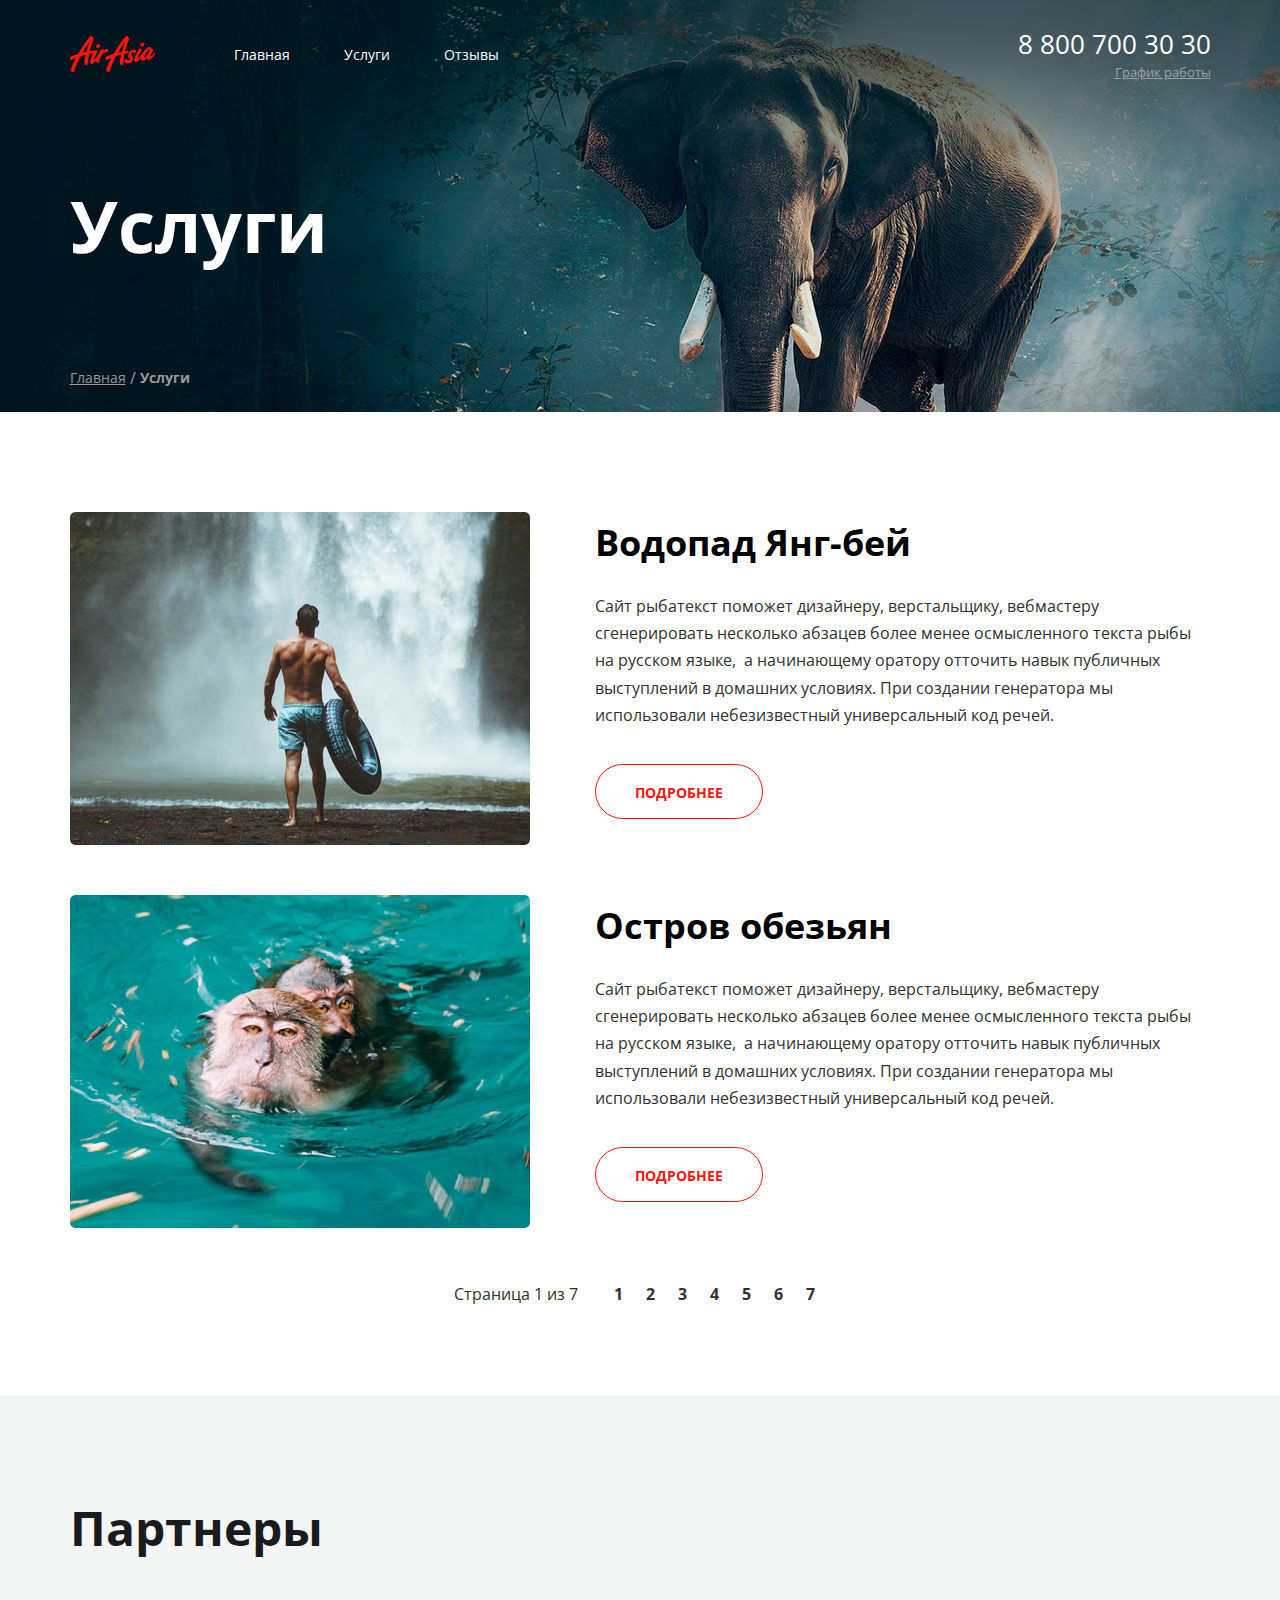
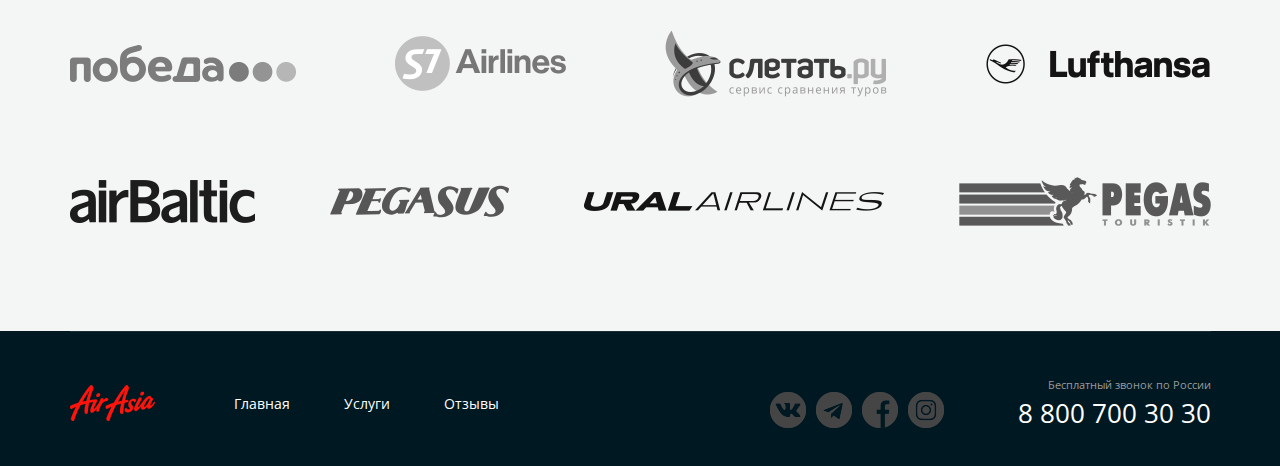
<file: services.html>
<!DOCTYPE html>
<html lang="ru">

<head>
  <meta charset="UTF-8" />
  <meta name="viewport" content="width=device-width, initial-scale=1.0" />
  <title>Air Asia. Услуги</title>
  <link rel="preconnect" href="https://fonts.googleapis.com" />
  <link rel="preconnect" href="https://fonts.gstatic.com" crossorigin />
  <link rel="stylesheet" href="./style/main.css" />
  <link rel="stylesheet" href="./style/normalize.css">
  <link href="https://fonts.googleapis.com/css2?family=Open+Sans:wght@300;400;500;700&display=swap" rel="stylesheet" />
</head>

<body>
  <div class="wrapper wrapper__content--pages">
    <section class="top-line">
      <div class="container container--top-line">
        <header class="header header__top-line">
          <div class="container header__container">
            <div class="header__col">
              <a href="./main.html" class="logo">
                <img src="./img/logo.png" alt="логотип" class="logo__img" />
              </a>
              <nav class="menu">
                <ul class="menu__list">
                  <li class="menu__item">
                    <a href="./main.html" class="menu__link">Главная</a>
                  </li>
                  <li class="menu__item">
                    <a href="./services.html" class="menu__link">Услуги</a>
                  </li>
                  <li class="menu__item">
                    <a href="./reviews.html" class="menu__link">Отзывы</a>
                  </li>
                </ul>
              </nav>
            </div>
            <div class="header__col header__col--align--right">
              <div class="contacts">
                <a href="tel:+78007003030" class="contacts__phone">8 800 700 30 30</a>
                <div class="contacts__info contacts__info-dropdown">
                  <div class="contacts__info-schedule">График работы</div>
                  <div class="dropdown__workhours">
                    <div class="dropdown__workhours-triangle"></div>
                    <span class="workhours">пн-вс: 09:00 - 20:00</span>
                    <span class="breakhours">Обед: 14:00-14:30</span>
                  </div>
                </div>
              </div>
            </div>
          </div>
        </header>
        <h1 class="pages__title">Услуги</h1>
        <nav class="breadcrumbs">
          <ul class="breadcrumbs__list">
            <li class="breadcrumbs__item"><a href="./main.html" class="breadcrumbs__link">Главная</a></li>
            <li class="breadcrumbs__item breadcrumbs__item--active"><a href="./services.html"
                class="breadcrumbs__link">Услуги</a></li>
          </ul>
        </nav>
      </div>
    </section>
  <main class="maincontent maincontent--pages">
    <section class="services">
      <div class="container">
        <ul class="services__list">
          <li class="services__item">
            <img src="./img/waterfall.png" alt="водопад Янг_бей" class="services__img">
            <div class="services__content">
              <h3 class="services__title">Водопад Янг-бей</h3>
              <div class="services__text">Сайт рыбатекст поможет дизайнеру, верстальщику, вебмастеру сгенерировать
                несколько абзацев более менее осмысленного текста рыбы на русском языке,  а начинающему оратору отточить
                навык публичных выступлений в домашних условиях. При создании генератора мы использовали небезизвестный
                универсальный код речей. </div>
              <a href="#" class="button services__button">Подробнее</a>
            </div>
          </li>
          <li class="services__item">
            <img src="./img/monkeys.png" alt="водопад Янг_бей" class="services__img">
            <div class="services__content">
              <h3 class="services__title">Остров обезьян</h3>
              <div class="services__text">Сайт рыбатекст поможет дизайнеру, верстальщику, вебмастеру сгенерировать
                несколько абзацев более менее осмысленного текста рыбы на русском языке,  а начинающему оратору отточить
                навык публичных выступлений в домашних условиях. При создании генератора мы использовали небезизвестный
                универсальный код речей. </div>
              <a href="#" class="button services__button">Подробнее</a>
            </div>
          </li>
        </ul>
        <div class="paginator">
          <div class="paginator__display">Страница 1 из 7</div>
          <ul class="paginator__list">
            <li class="paginator__item paginator__item__pages">
              <a href="#" class="paginator__link">1</a>
            </li>
            <li class="paginator__item paginator__item__pages">
              <a href="#" class="paginator__link">2</a>
            </li>
            <li class="paginator__item paginator__item__pages">
              <a href="#" class="paginator__link">3</a>
            </li>
            <li class="paginator__item paginator__item__pages">
              <a href="#" class="paginator__link">4</a>
            </li>
            <li class="paginator__item paginator__item__pages">
              <a href="#" class="paginator__link">5</a>
            </li>
            <li class="paginator__item paginator__item__pages">
              <a href="#" class="paginator__link">6</a>
            </li>
            <li class="paginator__item paginator__item__pages">
              <a href="#" class="paginator__link">7</a>
            </li>
          </ul>
        </div>
      </div>
    </section>
    <section class="partners">
      <div class="container">
        <h2 class="partners__title">Партнеры</h2>
        <ul class="partners__list">
          <li class="partners__item"><a href="https://pobeda.aero/" class="partners__link"><img src="./img/pobeda.png" alt="Победа" class="partners__img"></a></li>
          <li class="partners__item"><a href="https://www.s7.ru/" class="partners__link"><img src="./img/s7.png" alt="S7" class="partners__img"></a></li>
          <li class="partners__item"><a href="https://letsfly.travel/" class="partners__link"><img src="./img/lets-fly.png" alt="Слетать.ру" class="partners__img"></a></li>
          <li class="partners__item"><a href="https://www.lufthansa.com/" class="partners__link"><img src="./img/lufthansa.png" alt="Lufthansa" class="partners__img"></a></li>
      </ul>
      <ul class="partners__list">
          <li class="partners__item"><a href="https://www.airbaltic.com/" class="partners__link"><img src="./img/airbaltic.png" alt="AirBaltic" class="partners__img"></a></li>
          <li class="partners__item"><a href="https://pegasus.com.ru/" class="partners__link"><img src="./img/pegasus.png" alt="Pegasus" class="partners__img"></a></li>
          <li class="partners__item"><a href="https://www.uralairlines.ru/" class="partners__link"><img src="./img/ural.png" alt="UralAirlanes" class="partners__img"></a></li>
          <li class="partners__item"><a href="https://pegastk.com/" class="partners__link"><img src="./img/pegas.png" alt="Pegas" class="partners__img"></a></li>
      </ul>
      </div>
      </section>
  </main>
    <div class="footer footer--pages">
      <div class="container footer-container">
        <div class="footer__col">
          <a href="./main.html" class="logo">
            <img src="./img/logo.png" alt="Логотип" class="logo__img" />
          </a>
          <nav class="menu menu--footer">
            <ul class="menu__list">
              <li class="menu__item">
                <a href="./main.html" class="menu__link">Главная</a>
              </li>
              <li class="menu__item">
                <a href="./services.html" class="menu__link">Услуги</a>
              </li>
              <li class="menu__item">
                <a href="./reviews.html" class="menu__link">Отзывы</a>
              </li>
            </ul>
          </nav>
        </div>
        <div class="footer__col footer__col--align--right">
          <ul class="socials">
            <li class="socials__item">
              <a href="#" class="socials__link socials__link-vk"> </a>
            </li>
            <li class="socials__item">
              <a href="#" class="socials__link socials__link-tg"> </a>
            </li>
            <li class="socials__item ">
              <a href="#" class="socials__link socials__link-fb"> </a>
            </li>
            <li class="socials__item">
              <a href="#" class="socials__link socials__link-inst"> </a>
            </li>
          </ul>
          <div class="contacts">
            <div class="contacts__freecall">Бесплатный звонок по России</div>
            <a href="tel:+78007003030" class="contacts__phone">8 800 700 30 30</a>
          </div>
        </div>
      </div>
    </div>
  </div>
</body>

</html>
</file>
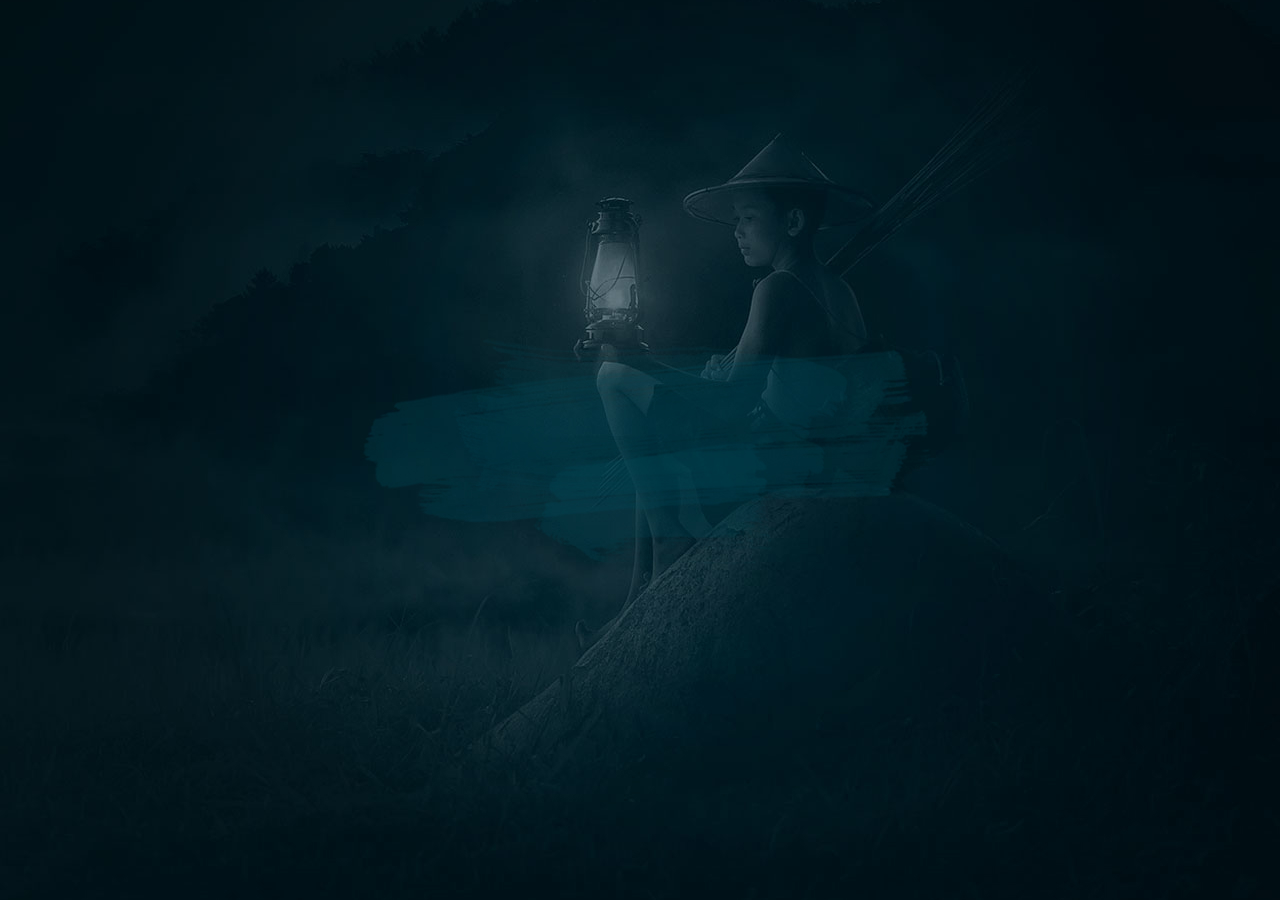
<file: welcome.html>
<!DOCTYPE html>
<html lang="ru">

<head>
  <meta charset="UTF-8" />
  <meta name="viewport" content="width=device-width, initial-scale=1.0" />
  <title>Air Asia. Авиакампания</title>
  <link rel="preconnect" href="https://fonts.googleapis.com" />
  <link rel="preconnect" href="https://fonts.gstatic.com" crossorigin />
  <link href="https://fonts.googleapis.com/css2?family=Open+Sans:wght@300;400;500;700&display=swap" rel="stylesheet" />
  <link rel="stylesheet" href="./style/normalize.css" />
  <link rel="stylesheet" href="./style/main.css" />
</head>

<body>
  <div class="welcome">
    <div class="welcome__container">
        <div class="welcome__content">
          <img src="./img/logo_hello.png" alt="airasia logo" class="welcome__logo">
          <span class="welcome__text">Открой для себя Азию</span>
          <a href="#" class="button welcome__button">Войти</a>

      </div>
    </div>
  </div>
</body>

</html>
</file>
<file: style/main.css>
@import url(./bloks/base.css);
@import url(./bloks/header.css);
@import url(./bloks/hello.css);
@import url(./bloks/offers.css);
@import url(./bloks/news.css);
@import url(./bloks/paginator.css);
@import url(./bloks/about.css);
@import url(./bloks/footer.css);
@import url(./bloks/top-line.css);
@import url(./bloks/services.css);
@import url(./bloks/partners.css);
@import url(./bloks/reviews.css);
@import url(./bloks/banner.css);
@import url(./bloks/review-form.css);
@import url(./bloks/welcome.css);
</file>
